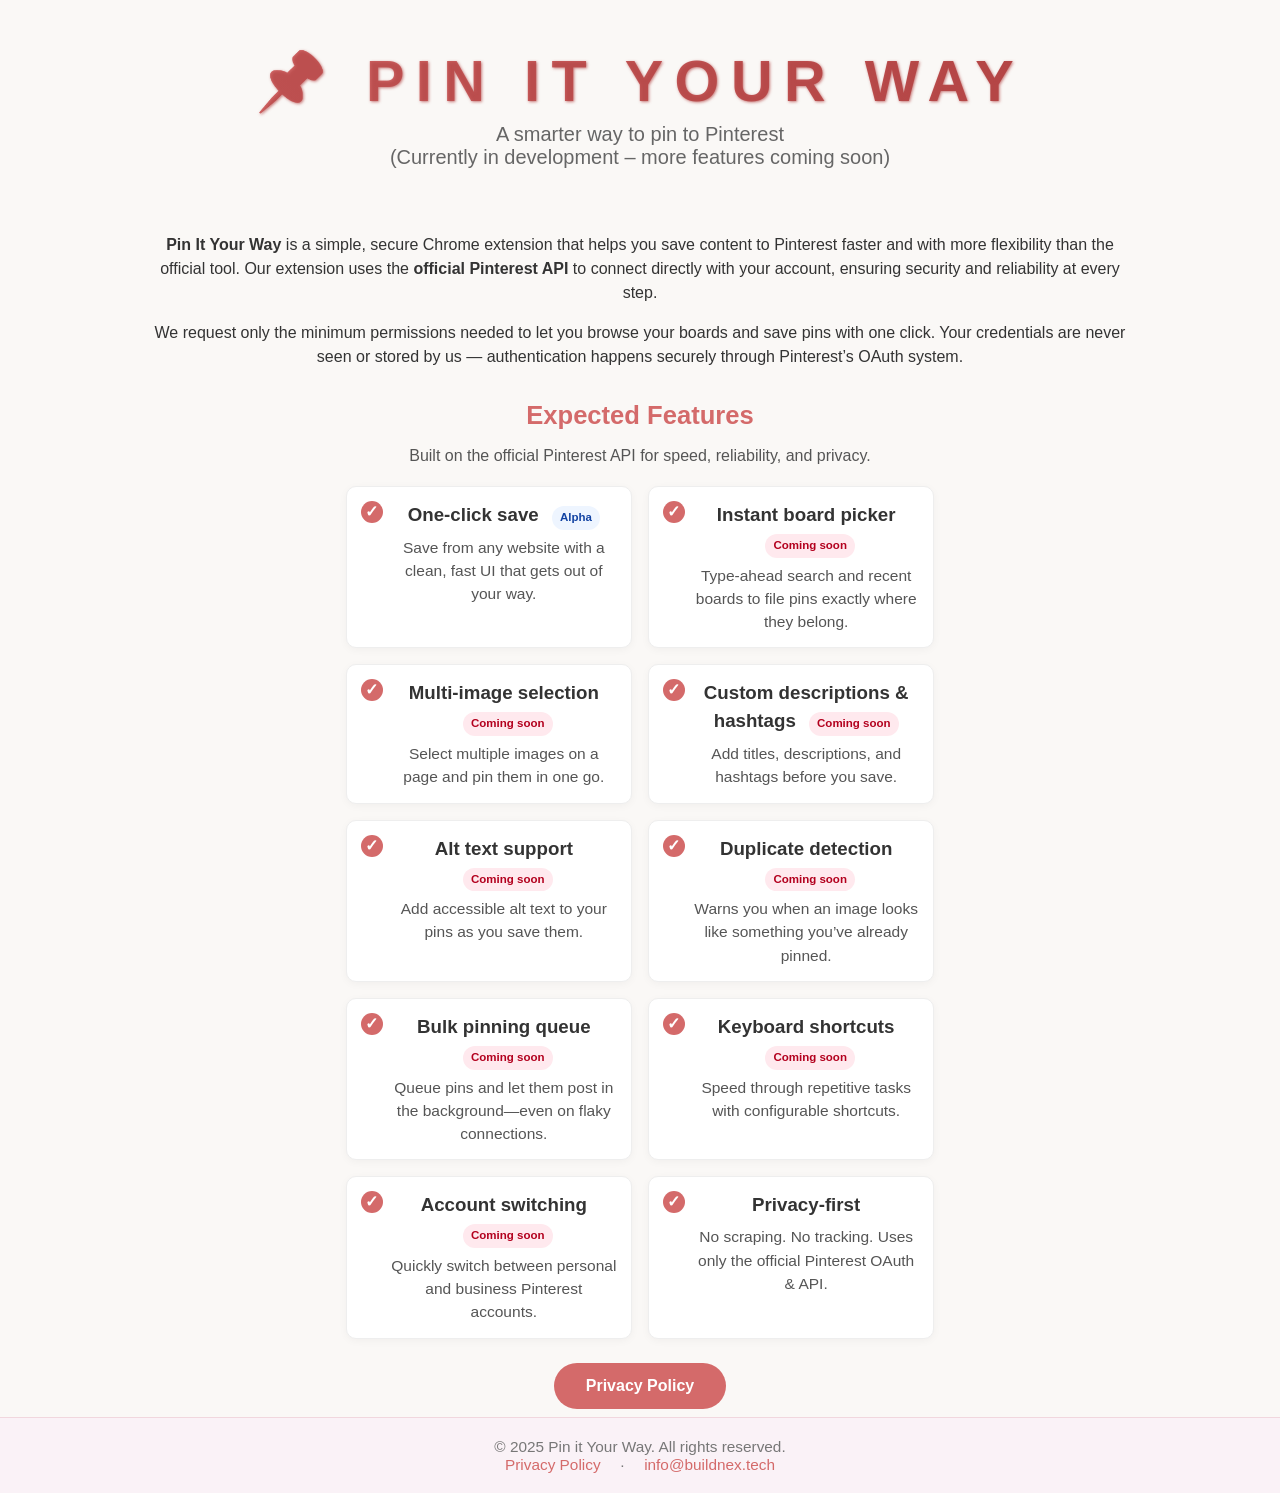
<file: index.html>
<!DOCTYPE html>
<html lang="en">
<head>
  <meta charset="UTF-8">
  <title>Pin it Your Way – Coming Soon</title>
  <meta name="viewport" content="width=device-width, initial-scale=1.0">
  <meta name="description" content="Pin it Your Way is an experimental Pinterest extension project currently in development.">
  <link rel="stylesheet" href="/assets/css/style.css">
</head>
<body>
  <main>
    <div class="logo">📌 Pin it Your Way</div>
    <div class="subtitle">A smarter way to pin to Pinterest<br>(Currently in development – more features coming soon)</div>
    <section class="features-wrap">
      <p>
        <strong>Pin It Your Way</strong> is a simple, secure Chrome extension that helps you save content to Pinterest faster and with more flexibility than the official tool.
        Our extension uses the <strong>official Pinterest API</strong> to connect directly with your account, ensuring security and reliability at every step.
      </p>
    
      <p>
        We request only the minimum permissions needed to let you browse your boards and save pins with one click. 
        Your credentials are never seen or stored by us — authentication happens securely through Pinterest’s OAuth system.
      </p>
    </section>
    <section class="features-wrap" aria-labelledby="features-heading">
      <h2 id="features-heading">Expected Features</h2>
      <p class="features-sub">Built on the official Pinterest API for speed, reliability, and privacy.</p>

      <ul class="feature-list">
        <li class="feature-card">
          <h3 class="feature-title">One-click save <span class="badge alpha">Alpha</span></h3>
          <p class="feature-desc">Save from any website with a clean, fast UI that gets out of your way.</p>
        </li>

        <li class="feature-card">
          <h3 class="feature-title">Instant board picker <span class="badge soon">Coming soon</span></h3>
          <p class="feature-desc">Type-ahead search and recent boards to file pins exactly where they belong.</p>
        </li>

        <li class="feature-card">
          <h3 class="feature-title">Multi-image selection <span class="badge soon">Coming soon</span></h3>
          <p class="feature-desc">Select multiple images on a page and pin them in one go.</p>
        </li>

        <li class="feature-card">
          <h3 class="feature-title">Custom descriptions & hashtags <span class="badge soon">Coming soon</span></h3>
          <p class="feature-desc">Add titles, descriptions, and hashtags before you save.</p>
        </li>

        <li class="feature-card">
          <h3 class="feature-title">Alt text support <span class="badge soon">Coming soon</span></h3>
          <p class="feature-desc">Add accessible alt text to your pins as you save them.</p>
        </li>

        <li class="feature-card">
          <h3 class="feature-title">Duplicate detection <span class="badge soon">Coming soon</span></h3>
          <p class="feature-desc">Warns you when an image looks like something you’ve already pinned.</p>
        </li>

        <li class="feature-card">
          <h3 class="feature-title">Bulk pinning queue <span class="badge soon">Coming soon</span></h3>
          <p class="feature-desc">Queue pins and let them post in the background—even on flaky connections.</p>
        </li>

        <li class="feature-card">
          <h3 class="feature-title">Keyboard shortcuts <span class="badge soon">Coming soon</span></h3>
          <p class="feature-desc">Speed through repetitive tasks with configurable shortcuts.</p>
        </li>

        <li class="feature-card">
          <h3 class="feature-title">Account switching <span class="badge soon">Coming soon</span></h3>
          <p class="feature-desc">Quickly switch between personal and business Pinterest accounts.</p>
        </li>

        <li class="feature-card">
          <h3 class="feature-title">Privacy-first</h3>
          <p class="feature-desc">No scraping. No tracking. Uses only the official Pinterest OAuth & API.</p>
        </li>
      </ul>
    </section>

    <a href="privacy.html" class="button">Privacy Policy</a>
  </main>
  <footer>
    &copy; 2025 Pin it Your Way. All rights reserved.
    <div class="links">
      <a href="privacy.html">Privacy Policy</a>
      &middot; 
      <a href="mailto:info@buildnex.tech">info@buildnex.tech</a>
    </div>
  </footer>
</body>
</html>
</file>
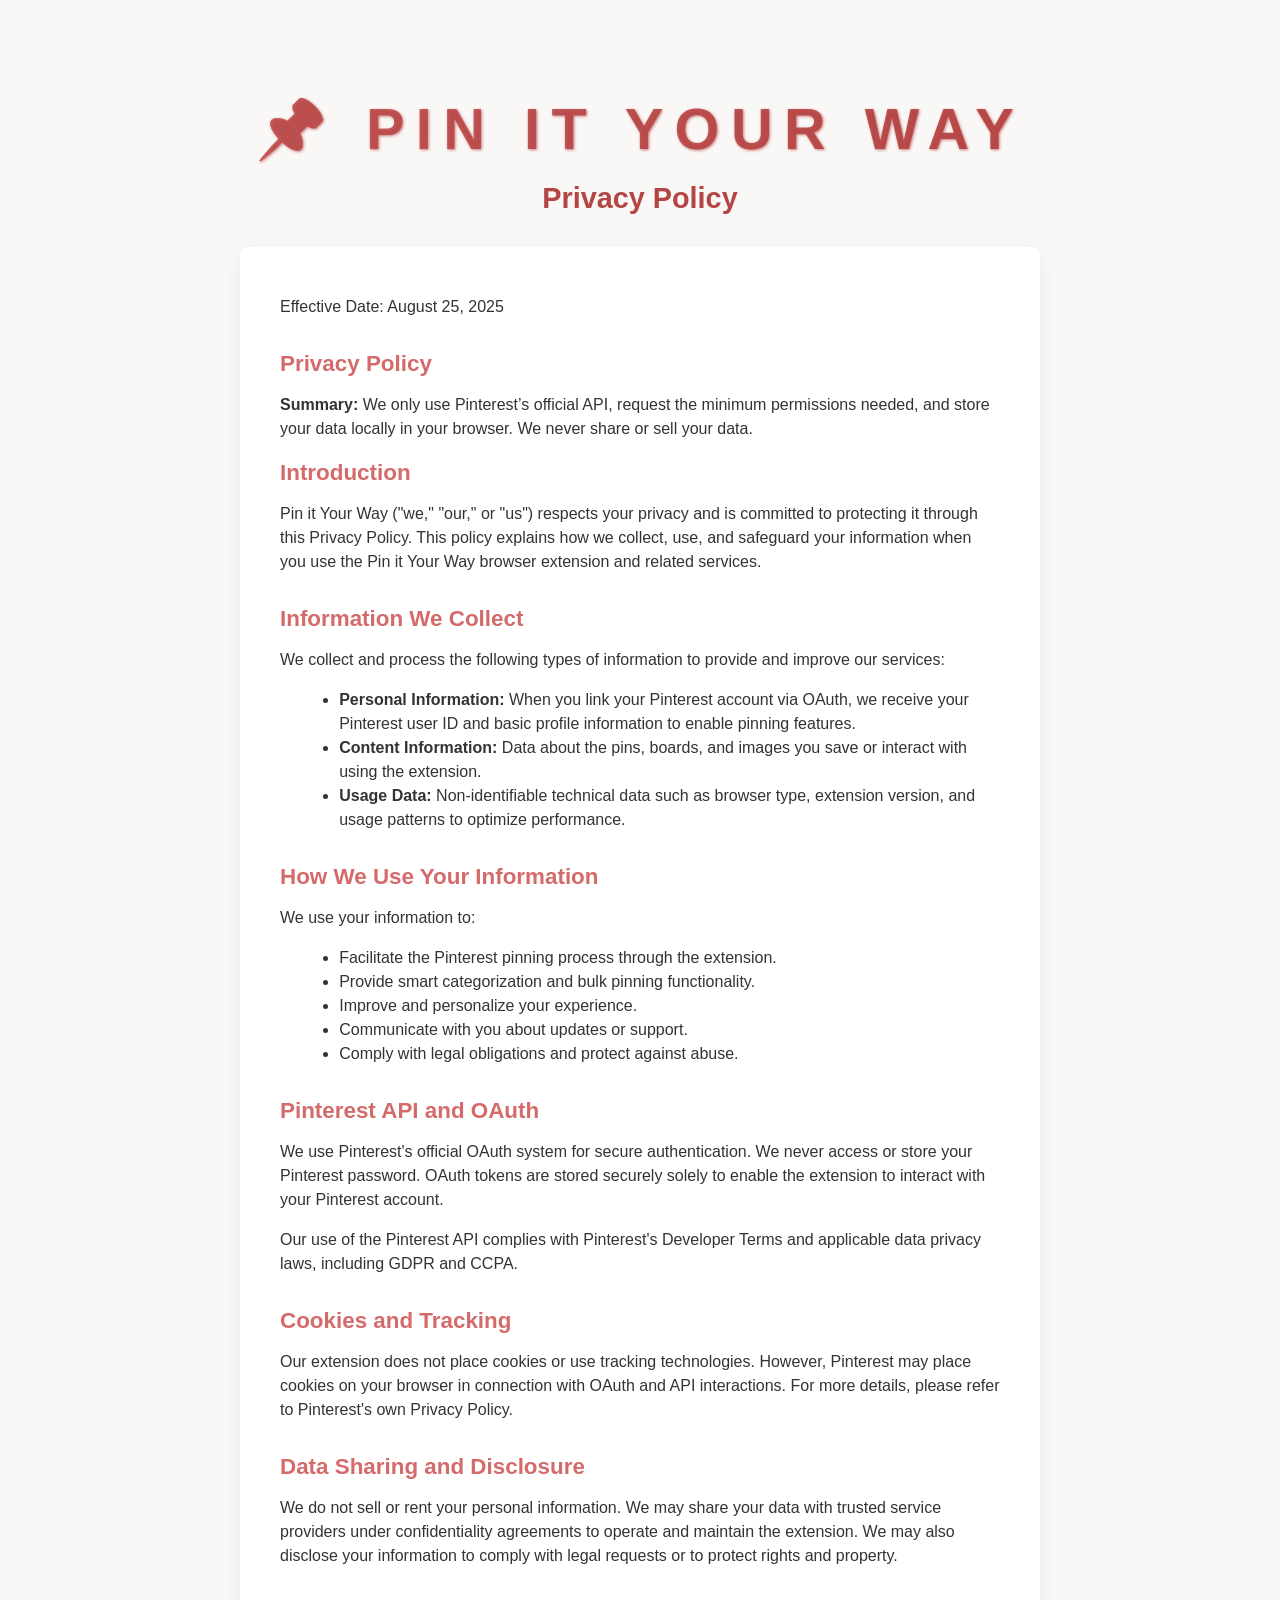
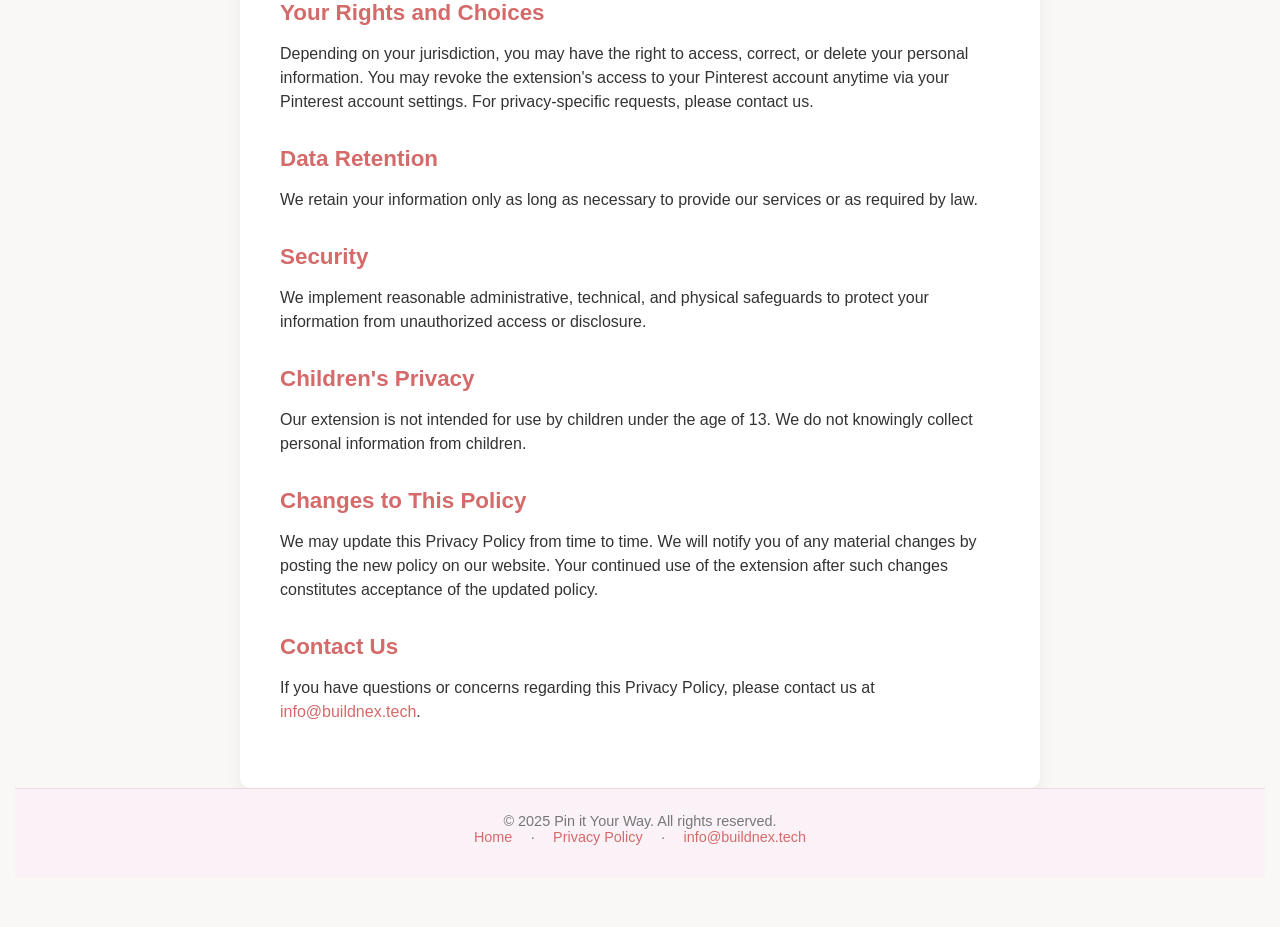
<file: privacy.html>
<!DOCTYPE html>
<html lang="en">
<head>
  <meta charset="UTF-8" />
  <title>Privacy Policy – Pin it Your Way</title>
  <meta name="viewport" content="width=device-width, initial-scale=1" />
  <meta name="description" content="Privacy Policy for Pin it Your Way Pinterest browser extension." />
  <style>
    body {
      margin: 0;
      padding: 0 15px 50px;
      background: #faf8f6;
      font-family: 'Segoe UI', Arial, sans-serif;
      color: #202020;
      min-height: 100vh;
      display: flex;
      flex-direction: column;
    }
    header {
      text-align: center;
      padding: 3rem 1rem 1rem;
    }
    .logo {
      font-family: 'Segoe UI', Tahoma, Geneva, Verdana, sans-serif;
      font-weight: 900;
      font-size: 3.6rem;
      letter-spacing: 0.2em;
      color: #D46A6A; /* Muted red */
      background: linear-gradient(45deg, #D46A6A, #b44545);
      -webkit-background-clip: text;
      background-clip: text;
      -webkit-text-fill-color: transparent;
      text-transform: uppercase;
      text-shadow: 1px 1px 3px rgba(180, 70, 70, 0.7);
      transition: color 0.3s ease;
      user-select: none;
      cursor: default;
      margin-bottom: 0.5rem;
      letter-spacing: 0.2em;
      margin-top: 3rem;
    }
    h1 {
      font-weight: 700;
      color: #b44545;
      margin-bottom: 1rem;
      font-size: 1.8rem;
    }
    main {
      max-width: 720px;
      margin: 0 auto;
      background: white;
      padding: 2rem 2.5rem;
      border-radius: 10px;
      box-shadow: 0 6px 18px rgba(0,0,0,0.06);
    }
    section {
      margin-bottom: 2rem;
    }
    h2 {
      font-weight: 700;
      color: #D46A6A;
      margin-bottom: 0.8rem;
      font-size: 1.4rem;
    }
    p, li {
      line-height: 1.5;
      color: #333;
      font-size: 1rem;
    }
    ul {
      margin-left: 1.2rem;
      margin-bottom: 1rem;
    }
    a {
      color: #D46A6A;
      text-decoration: none;
    }
    a:hover {
      text-decoration: underline;
    }
    footer {
      text-align: center;
      font-size: 0.9rem;
      color: #777;
      margin-top: auto;
      padding: 1.5rem 1rem 2rem;
      border-top: 1px solid #f1d7de;
      background: #faf2f7;
    }
    .links a {
      margin: 0 1em;
      color: #D46A6A;
    }
  </style>
</head>
<body>
  <header>
    <div class="logo">📌 Pin it Your Way</div>
    <h1>Privacy Policy</h1>
  </header>
  <main>
    <section>
      <p>Effective Date: August 25, 2025</p>
    </section>

    <section>
      <h2>Privacy Policy</h2>

      <p><strong>Summary:</strong> We only use Pinterest’s official API, request the minimum permissions needed, and store your data locally in your browser. We never share or sell your data.</p>

      <h2>Introduction</h2>
      <p>
        Pin it Your Way ("we," "our," or "us") respects your privacy and is committed to protecting it through this Privacy Policy.
        This policy explains how we collect, use, and safeguard your information when you use the Pin it Your Way browser extension and related services.
      </p>
    </section>

    <section>
      <h2>Information We Collect</h2>
      <p>We collect and process the following types of information to provide and improve our services:</p>
      <ul>
        <li><strong>Personal Information:</strong> When you link your Pinterest account via OAuth, we receive your Pinterest user ID and basic profile information to enable pinning features.</li>
        <li><strong>Content Information:</strong> Data about the pins, boards, and images you save or interact with using the extension.</li>
        <li><strong>Usage Data:</strong> Non-identifiable technical data such as browser type, extension version, and usage patterns to optimize performance.</li>
      </ul>
    </section>

    <section>
      <h2>How We Use Your Information</h2>
      <p>We use your information to:</p>
      <ul>
        <li>Facilitate the Pinterest pinning process through the extension.</li>
        <li>Provide smart categorization and bulk pinning functionality.</li>
        <li>Improve and personalize your experience.</li>
        <li>Communicate with you about updates or support.</li>
        <li>Comply with legal obligations and protect against abuse.</li>
      </ul>
    </section>

    <section>
      <h2>Pinterest API and OAuth</h2>
      <p>
        We use Pinterest's official OAuth system for secure authentication. We never access or store your Pinterest password.
        OAuth tokens are stored securely solely to enable the extension to interact with your Pinterest account.
      </p>
      <p>
        Our use of the Pinterest API complies with Pinterest's Developer Terms and applicable data privacy laws, including GDPR and CCPA.
      </p>
    </section>

    <section>
      <h2>Cookies and Tracking</h2>
      <p>
        Our extension does not place cookies or use tracking technologies. However, Pinterest may place cookies on your browser in connection with OAuth and API interactions.
        For more details, please refer to Pinterest's own Privacy Policy.
      </p>
    </section>

    <section>
      <h2>Data Sharing and Disclosure</h2>
      <p>
        We do not sell or rent your personal information. We may share your data with trusted service providers under confidentiality agreements to operate and maintain the extension.
        We may also disclose your information to comply with legal requests or to protect rights and property.
      </p>
    </section>

    <section>
      <h2>Your Rights and Choices</h2>
      <p>
        Depending on your jurisdiction, you may have the right to access, correct, or delete your personal information.
        You may revoke the extension's access to your Pinterest account anytime via your Pinterest account settings.
        For privacy-specific requests, please contact us.
      </p>
    </section>

    <section>
      <h2>Data Retention</h2>
      <p>
        We retain your information only as long as necessary to provide our services or as required by law.
      </p>
    </section>

    <section>
      <h2>Security</h2>
      <p>
        We implement reasonable administrative, technical, and physical safeguards to protect your information from unauthorized access or disclosure.
      </p>
    </section>

    <section>
      <h2>Children's Privacy</h2>
      <p>
        Our extension is not intended for use by children under the age of 13. We do not knowingly collect personal information from children.
      </p>
    </section>

    <section>
      <h2>Changes to This Policy</h2>
      <p>
        We may update this Privacy Policy from time to time. We will notify you of any material changes by posting the new policy on our website.
        Your continued use of the extension after such changes constitutes acceptance of the updated policy.
      </p>
    </section>

    <section>
      <h2>Contact Us</h2>
      <p>
        If you have questions or concerns regarding this Privacy Policy, please contact us at 
        <a href="mailto:info@buildnex.tech">info@buildnex.tech</a>.
      </p>
    </section>
  </main>
  <footer>
    &copy; 2025 Pin it Your Way. All rights reserved.
    <div class="links">
      <a href="index.html">Home</a> &middot; 
      <a href="/privacy-policy">Privacy Policy</a> &middot; 
      <a href="mailto:info@buildnex.tech">info@buildnex.tech</a>
    </div>
  </footer>
</body>
</html>
</file>
<file: assets/css/style.css>
body {
  margin: 0;
  padding: 0;
  background: #faf8f6;
  font-family: 'Segoe UI', Arial, sans-serif;
  color: #202020;
  display: flex;
  flex-direction: column;
  min-height: 100vh;
}
main {
  flex: 1;
  display: flex;
  flex-direction: column;
  align-items: center;
  justify-content: center;
  text-align: center;
}

header {
  text-align: center;
  background: #c7001bc2; /* Pinterest red */
  color: #fff;
  padding: 2rem 1rem;
}
footer {
  padding: 1.2rem 0;
  font-size: 0.96rem;
  color: #777;
  text-align: center;
  border-top: 1px solid #f1d7de;
  background: #faf2f7;
}
.logo {
  font-family: 'Segoe UI', Tahoma, Geneva, Verdana, sans-serif;
  font-weight: 900;
  font-size: 3.6rem;
  letter-spacing: 0.2em;
  color: #D46A6A; /* Muted red */
  background: linear-gradient(45deg, #D46A6A, #b44545);
  -webkit-background-clip: text;
  background-clip: text;
  -webkit-text-fill-color: transparent;
  text-transform: uppercase;
  text-shadow: 1px 1px 3px rgba(180, 70, 70, 0.7);
  transition: color 0.3s ease;
  user-select: none;
  cursor: default;
  margin-bottom: 0.5rem;
  letter-spacing: 0.2em;
  margin-top: 3rem;
}
.logo:hover {
  color: #b44545;
  text-shadow: 2px 2px 6px rgba(180, 70, 70, 0.9);
}
.subtitle {
  color: #666;
  font-size: 1.25rem;
  margin-bottom: 2rem;
}
.status {
  background: #ffe6ea;
  color: #b44545;
  display: inline-block;
  padding: 0.6em 1.4em;
  border-radius: 2em;
  font-size: 1.1em;
  margin-bottom: 1rem;
  font-weight: 500;
}
a.button {
  display: inline-block;
  background: #D46A6A; /* Muted red */
  color: white;
  text-decoration: none;
  border-radius: 2em;
  padding: 0.9em 2em;
  font-weight: 600;
  margin-top: 1.5rem;
  margin-bottom: 0.5rem;
  transition: background 0.2s;
}
a.button:hover {
  background: #b44545;
}

.links a {
  color: #D46A6A;
  text-decoration: none;
  margin: 0 1em;
}
.links a:hover {
  text-decoration: underline;
}
section {
  margin-bottom: 2rem;
}
h2 {
  font-weight: 700;
  color: #D46A6A;
  margin-bottom: 0.8rem;
  font-size: 1.4rem;
}
p, li {
  line-height: 1.5;
  color: #333;
  font-size: 1rem;
}
ul {
  margin-left: 1.2rem;
  margin-bottom: 1rem;
}
a {
  color: #D46A6A;
  text-decoration: none;
}
a:hover {
  text-decoration: underline;
}
.links a {
  margin: 0 1em;
  color: #D46A6A;
}

h1 {
  font-weight: 700;
  color: #b44545;
  margin-bottom: 1rem;
  font-size: 1.8rem;
}


/* --- Features section --- */
.features-wrap {
  max-width: 980px;
  margin: 16px auto 0;
  padding: 0 20px;
}

.features-wrap h2 {
  margin: 0 0 14px;
  font-size: 1.6rem;
  color: #D46A6A;
}

.features-sub {
  margin: 0 0 18px;
  color: #555;
}

.feature-list {
  display: grid;
  grid-template-columns: repeat(auto-fit, minmax(260px, 1fr));
  gap: 16px;
  list-style: none;
  padding: 0;
  margin: 0;
}

.feature-card {
  background: #fff;
  border: 1px solid #eee;
  border-radius: 10px;
  padding: 14px 14px 14px 44px;
  position: relative;
  box-shadow: 0 2px 8px rgba(0,0,0,0.04);
}

.feature-card::before {
  content: "✓";
  position: absolute;
  left: 14px;
  top: 14px;
  width: 22px;
  height: 22px;
  border-radius: 50%;
  display: grid;
  place-items: center;
  font-weight: 700;
  color: #fff;
  background: #D46A6A;
  line-height: 1;
}

.feature-title {
  margin: 0 0 6px;
  font-weight: 700;
}

.feature-desc {
  margin: 0;
  color: #555;
  font-size: 0.97rem;
}

.badge {
  display: inline-block;
  font-size: 0.72rem;
  line-height: 1;
  padding: 6px 8px;
  border-radius: 999px;
  background: #f4f4f4;
  color: #444;
  margin-left: 8px;
}

.badge.soon { background: #ffe9ee; color: #b3001e; }
.badge.alpha { background: #eef5ff; color: #1243a3; }
</file>
